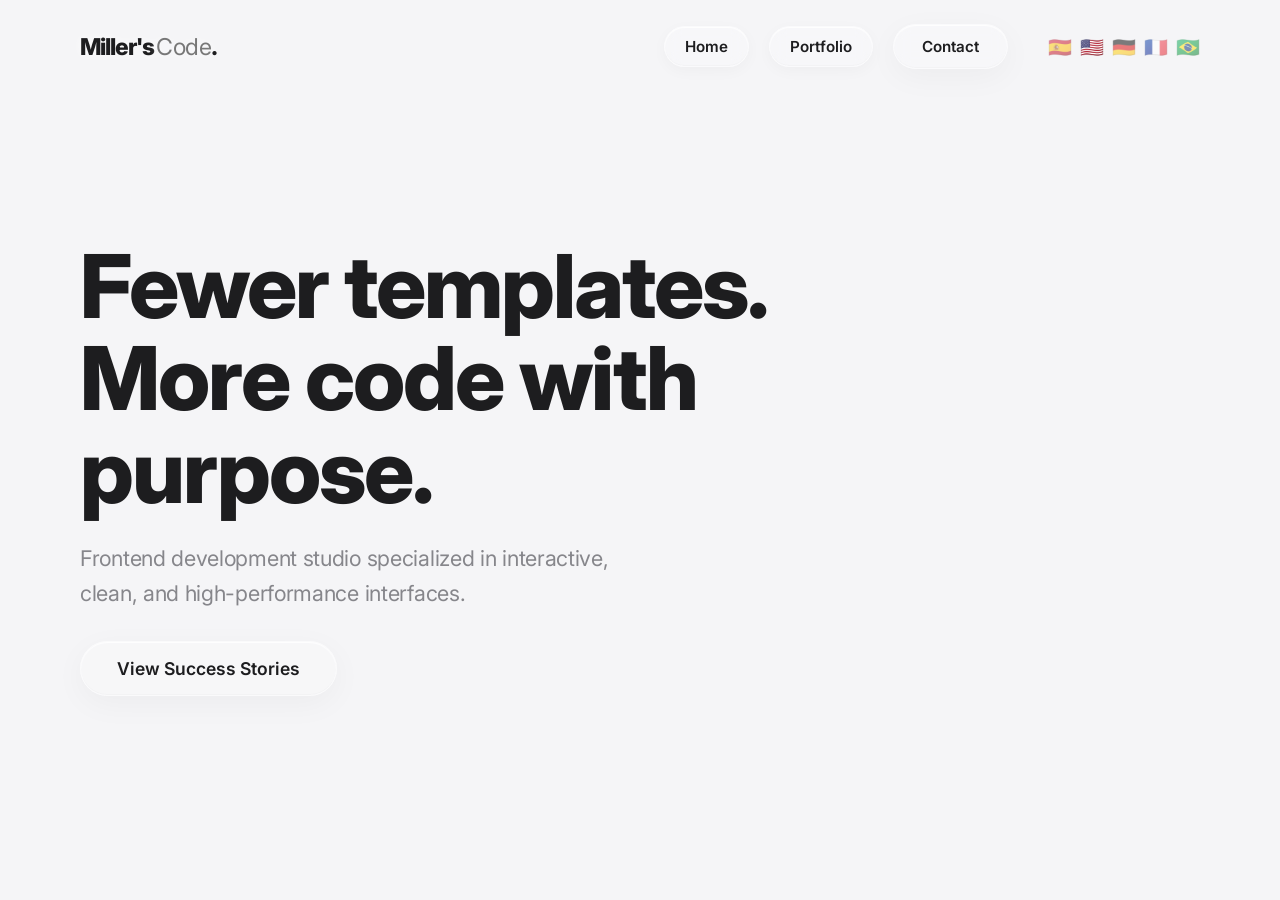
<file: index.html>
<!DOCTYPE html>
<html lang="es">
<head>
  <meta charset="UTF-8">
  <meta name="viewport" content="width=device-width, initial-scale=1.0">
  <title>Miller's Code - Web Studio</title>
  <link rel="icon" href="assets/favicon.png" type="image/png">
  
  <meta name="description" content="Estudio de desarrollo frontend especializado en interfaces interactivas, limpias y de alto rendimiento. Programaci&oacute;n a medida sin plantillas.">
  <meta name="keywords" content="desarrollo web, frontend, miller's code, ecuador, paginas web, sistemas interactivos, seo, interfaces">
  <meta name="author" content="Miller's Code">
  
  <meta property="og:type" content="website">
  <meta property="og:url" content="https://millers-code-web.vercel.app/">
  <meta property="og:title" content="Miller's Code - Web Studio">
  <meta property="og:description" content="No alquilamos plantillas. Construimos herramientas. Estudio de desarrollo frontend especializado en interfaces de alto rendimiento.">
  <meta property="og:image" content="https://images.unsplash.com/photo-1618401471353-b98afee0b2eb?ixlib=rb-4.0.3&auto=format&fit=crop&w=1200&q=80">

  <meta name="twitter:card" content="summary_large_image">
  <meta name="twitter:url" content="https://millers-code-web.vercel.app/">
  <meta name="twitter:title" content="Miller's Code - Web Studio">
  <meta name="twitter:description" content="No alquilamos plantillas. Construimos herramientas. Estudio de desarrollo frontend especializado en interfaces de alto rendimiento.">
  <meta name="twitter:image" content="https://images.unsplash.com/photo-1618401471353-b98afee0b2eb?ixlib=rb-4.0.3&auto=format&fit=crop&w=1200&q=80">
  
  <link rel="preconnect" href="https://fonts.googleapis.com">
  <link rel="preconnect" href="https://fonts.gstatic.com" crossorigin>
  <link href="https://fonts.googleapis.com/css2?family=Inter:wght@400;600;800&display=swap" rel="stylesheet">
  
  <link rel="stylesheet" href="css/main.css">
  <link rel="stylesheet" href="css/portfolio.css">
  <script src="js/i18n.js"></script>
</head>
<body>

  <canvas id="interactive-canvas"></canvas>

  <header class="minimal-nav">
    <div class="nav-container">
      <a href="index.html" class="brand-logo">
        Miller's<span class="brand-accent">Code</span><span class="brand-dot">.</span>
      </a>
      <nav class="nav-links">
        <a href="index.html" class="liquid-link" data-i18n="nav_home">Inicio</a>
        <a href="portafolio.html" class="liquid-link" data-i18n="nav_portfolio">Portafolio</a>
        <a href="#contacto" class="liquid-button" data-i18n="nav_contact">Contactar</a>
        
        <div class="lang-selector">
          <button onclick="window.changeLanguage('es')" data-lang="es" title="Espa&ntilde;ol">&#x1F1EA;&#x1F1F8;</button>
          <button onclick="window.changeLanguage('en')" data-lang="en" title="English">&#x1F1FA;&#x1F1F8;</button>
          <button onclick="window.changeLanguage('de')" data-lang="de" title="Deutsch">&#x1F1E9;&#x1F1EA;</button>
          <button onclick="window.changeLanguage('fr')" data-lang="fr" title="Fran&ccedil;ais">&#x1F1EB;&#x1F1F7;</button>
          <button onclick="window.changeLanguage('pt')" data-lang="pt" title="Portugu&ecirc;s">&#x1F1E7;&#x1F1F7;</button>
        </div>
      </nav>
    </div>
  </header>

  <main class="page-scroll-container">
    
    <section class="hero-section">
      <div class="hero-container">
        <h1 class="hero-title" data-i18n="hero_title">
          Menos plantillas.<br>
          M&aacute;s c&oacute;digo con <br>prop&oacute;sito.
        </h1>
        <p class="hero-description" data-i18n="hero_desc">
          Estudio de desarrollo frontend especializado en interfaces interactivas, limpias y de alto rendimiento.
        </p>
        <div class="hero-actions">
          <a href="portafolio.html" class="liquid-button large" data-i18n="hero_cta">Ver Casos de &Eacute;xito</a>
        </div>
      </div>
    </section>

    <section id="sobre-nosotros" class="section-about">
      <div class="about-grid">
        <div class="about-col">
          <span class="card-tag tag-basic mb-15" data-i18n="about_tag">Sobre el Estudio</span>
          <h2 class="heading-l mb-25" data-i18n="about_title">No alquilamos plantillas.<br>Construimos herramientas.</h2>
          <p class="text-lead mb-20" data-i18n="about_p1">
            En Ecuador, la mayor&iacute;a de agencias te venden la misma plantilla de Shopify o WordPress, cobr&aacute;ndote mensualidades abusivas por un dise&ntilde;o que se ve igual al de tu competencia.
          </p>
          <p class="text-lead" data-i18n="about_p2">
            En <strong>Miller's Code</strong>, programamos desde cero. Creamos sistemas interactivos, ultrarr&aacute;pidos y dise&ntilde;ados exclusivamente para la identidad de tu marca. T&uacute; eres el due&ntilde;o de tu c&oacute;digo, sin alquileres eternos.
          </p>
        </div>
        <div class="about-col">
          <div class="about-card">
            <h3 class="mb-20 font-weight-800" data-i18n="about_phil_title">Nuestra Filosof&iacute;a T&eacute;cnica</h3>
            <ul class="card-list m-0">
              <li><span class="icon-check">&#10003;</span><span data-i18n="about_phil_1">Arquitectura 100% a medida.</span></li>
              <li><span class="icon-check">&#10003;</span><span data-i18n="about_phil_2">Optimizaci&oacute;n para 60 FPS.</span></li>
              <li><span class="icon-check">&#10003;</span><span data-i18n="about_phil_3">Sistemas y l&oacute;gicas de negocio (Backend).</span></li>
              <li><span class="icon-check">&#10003;</span><span data-i18n="about_phil_4">Dise&ntilde;o UX/UI nivel Silicon Valley.</span></li>
            </ul>
          </div>
        </div>
      </div>
    </section>

    <section id="servicios" class="section-services">
      <div class="services-header">
        <h2 class="heading-l mb-15" data-i18n="services_title">Planes de Desarrollo</h2>
        <p class="text-lead" data-i18n="services_subtitle">Inversiones claras. Soluciones rentables.</p>
      </div>

      <div class="comparison-grid">
        
        <div class="card-basic">
          <h3 class="card-title mb-5" data-i18n="plan1_title">Presencia Premium</h3>
          <p class="text-lead text-sm mb-30" data-i18n="plan1_desc">Landing Page de Alto Impacto</p>
          <ul class="card-list mb-30 text-left">
            <li><span class="icon-check">&#10003;</span><span data-i18n="plan1_f1">Dise&ntilde;o UX/UI responsivo (Mobile-First).</span></li>
            <li><span class="icon-check">&#10003;</span><span data-i18n="plan1_f2">Bot&oacute;n de WhatsApp flotante integrado.</span></li>
            <li><span class="icon-check">&#10003;</span><span data-i18n="plan1_f3">Animaciones fluidas base a 60 FPS.</span></li>
            <li><span class="icon-check">&#10003;</span><span data-i18n="plan1_f4">Optimizaci&oacute;n extrema de velocidad.</span></li>
            <li><span class="icon-check">&#10003;</span><span data-i18n="plan1_f5">Configuraci&oacute;n de Hosting y Dominio.</span></li>
          </ul>
          <a href="https://wa.me/593978961548" class="liquid-button btn-card-standard" data-i18n="plan_btn" data-wa="wa_plan1">Solicitar</a>
        </div>

        <div class="card-premium">
          <span class="card-tag tag-premium mb-10" data-i18n="plan2_tag">El Est&aacute;ndar Miller's</span>
          <h3 class="card-title mb-5" data-i18n="plan2_title">Sistema Interactivo</h3>
          <p class="text-lead text-sm mb-30" data-i18n="plan2_desc">App Web / Herramienta de Negocio</p>
          <ul class="card-list mb-30 text-left">
            <li><span class="icon-check text-black">&#10003;</span><span data-i18n="plan2_f1">L&oacute;gicas personalizadas (Colas en vivo, QR offline).</span></li>
            <li><span class="icon-check text-black">&#10003;</span><span data-i18n="plan2_f2">Integraci&oacute;n FinTech (Pasarelas de Pago).</span></li>
            <li><span class="icon-check text-black">&#10003;</span><span data-i18n="plan2_f3">Panel de control privado seguro (Backend).</span></li>
            <li><span class="icon-check text-black">&#10003;</span><span data-i18n="plan2_f4">Base de datos en tiempo real.</span></li>
            <li><span class="icon-check text-black">&#10003;</span><span data-i18n="plan2_f5">Efectos visuais premium (Liquid Glass).</span></li>
            <li><span class="icon-check text-black">&#10003;</span><span data-i18n="plan2_f6">Arquitectura propia sin mensualidades forzosas.</span></li>
          </ul>
          <a href="https://wa.me/593978961548" class="liquid-button btn-card-premium" data-i18n="plan_btn" data-wa="wa_plan2">Solicitar</a>
        </div>

        <div class="card-basic">
          <h3 class="card-title mb-5" data-i18n="plan3_title">Plataforma Corporativa</h3>
          <p class="text-lead text-sm mb-30" data-i18n="plan3_desc">M&uacute;ltiples P&aacute;ginas / E-Commerce</p>
          <ul class="card-list mb-30 text-left">
            <li><span class="icon-check">&#10003;</span><span data-i18n="plan3_f1">Arquitectura multi-p&aacute;gina con SEO Avanzado.</span></li>
            <li><span class="icon-check">&#10003;</span><span data-i18n="plan3_f2">Cat&aacute;logo din&aacute;mico de productos y servicios.</span></li>
            <li><span class="icon-check">&#10003;</span><span data-i18n="plan3_f3">Panel de administraci&oacute;n autogestionable (CMS).</span></li>
            <li><span class="icon-check">&#10003;</span><span data-i18n="plan3_f4">Sistemas de reservas o cotizaci&oacute;n automatizada.</span></li>
            <li><span class="icon-check">&#10003;</span><span data-i18n="plan3_f5">Cuentas de correo corporativas empresariales.</span></li>
            <li><span class="icon-check">&#10003;</span><span data-i18n="plan3_f6">Integraci&oacute;n de m&eacute;tricas (Google Analytics).</span></li>
          </ul>
          <a href="https://wa.me/593978961548" class="liquid-button btn-card-standard" data-i18n="plan_btn" data-wa="wa_plan3">Solicitar</a>
        </div>

      </div>

      <div class="services-header mt-60">
        <h3 class="mb-10 font-weight-800" data-i18n="custom_title">&iquest;Necesitas algo m&aacute;s complejo?</h3>
        <p class="text-lead mb-20" data-i18n="custom_desc">Sistemas ERP, SaaS, Integraciones con APIs o Arquitecturas Empresariales.</p>
        <a href="https://wa.me/593978961548" class="liquid-button btn-custom" data-i18n="custom_btn" data-wa="wa_custom">Solicitud Personalizada</a>
      </div>
    </section>

    <section id="contacto" class="section-contact">
      <div class="contact-container">
        <h2 class="contact-title" data-i18n="footer_title">&iquest;Listo para evolucionar?</h2>
        <p class="contact-desc" data-i18n="footer_desc">
          Escr&iacute;benos directamente a WhatsApp. Te responderemos en minutos para agendar una consultor&iacute;a t&eacute;cnica gratuita y analizar la viabilidad de tu proyecto.
        </p>
        <a href="https://wa.me/593978961548" target="_blank" class="liquid-button btn-whatsapp-light" data-i18n="footer_btn" data-wa="wa_footer">Chatear por WhatsApp</a>
      </div>
      
      <div class="contact-footer">
        <div class="font-weight-600 text-white">Miller's<span class="text-gray-500">Code.</span></div>
        <div data-i18n="footer_rights">&copy; 2026. Todos los derechos reservados.</div>
        <div data-i18n="footer_location">Ecuador &mdash; Base de Operaciones</div>
      </div>
    </section>

  </main>

  <script src="js/main.js"></script>
</body>
</html>
</file>
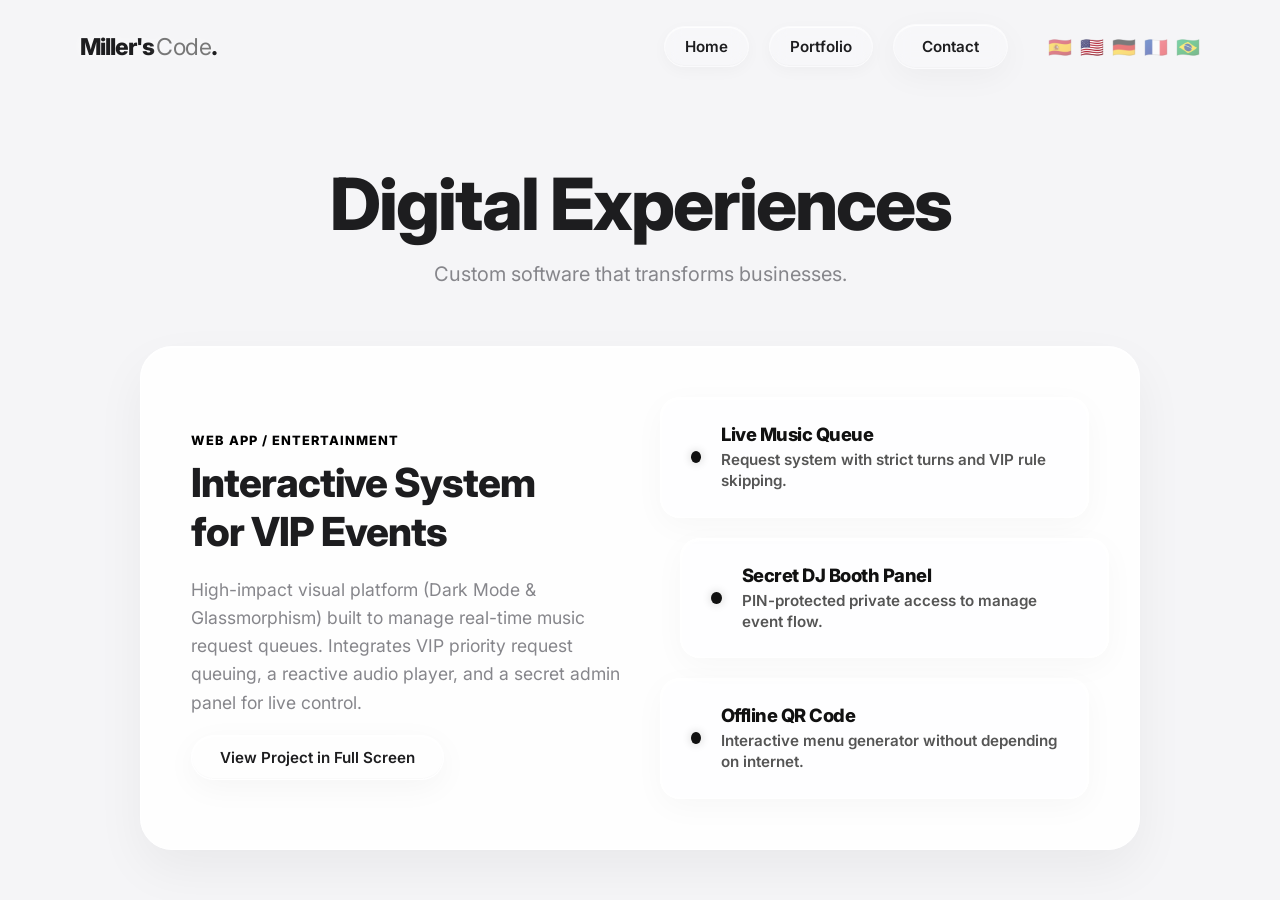
<file: portafolio.html>
﻿<!DOCTYPE html>
<html lang="es">
<head>
  <meta charset="UTF-8">
  <meta name="viewport" content="width=device-width, initial-scale=1.0">
  <title>Miller's Code - Portafolio</title>
  <link rel="icon" href="assets/favicon.png" type="image/png">
  
  <meta name="description" content="Estudio de desarrollo frontend especializado en interfaces interactivas, limpias y de alto rendimiento. Programaci&oacute;n a medida sin plantillas.">
  <meta name="keywords" content="desarrollo web, frontend, miller's code, ecuador, paginas web, sistemas interactivos, seo, interfaces">
  <meta name="author" content="Miller's Code">
  
  <meta property="og:type" content="website">
  <meta property="og:url" content="https://millers-code-web.vercel.app/">
  <meta property="og:title" content="Miller's Code - Web Studio">
  <meta property="og:description" content="No alquilamos plantillas. Construimos herramientas. Estudio de desarrollo frontend especializado en interfaces de alto rendimiento.">
  <meta property="og:image" content="https://images.unsplash.com/photo-1618401471353-b98afee0b2eb?ixlib=rb-4.0.3&auto=format&fit=crop&w=1200&q=80">

  <meta name="twitter:card" content="summary_large_image">
  <meta name="twitter:url" content="https://millers-code-web.vercel.app/">
  <meta name="twitter:title" content="Miller's Code - Web Studio">
  <meta name="twitter:description" content="No alquilamos plantillas. Construimos herramientas. Estudio de desarrollo frontend especializado en interfaces de alto rendimiento.">
  <meta name="twitter:image" content="https://images.unsplash.com/photo-1618401471353-b98afee0b2eb?ixlib=rb-4.0.3&auto=format&fit=crop&w=1200&q=80">
  
  <link rel="preconnect" href="https://fonts.googleapis.com">
  <link rel="preconnect" href="https://fonts.gstatic.com" crossorigin>
  <link href="https://fonts.googleapis.com/css2?family=Inter:wght@400;600;800&display=swap" rel="stylesheet">
  
  <link rel="stylesheet" href="css/main.css">
  <link rel="stylesheet" href="css/portfolio.css">
  <script src="js/i18n.js"></script>
</head>
<body>

  <canvas id="interactive-canvas"></canvas>

  <header class="minimal-nav">
    <div class="nav-container">
      <a href="index.html" class="brand-logo" style="text-decoration: none;">
        Miller's<span class="brand-accent">Code</span><span class="brand-dot">.</span>
      </a>
      <nav class="nav-links">
        <a href="index.html" class="liquid-link" data-i18n="nav_home">Inicio</a>
        <a href="portafolio.html" class="liquid-link" data-i18n="nav_portfolio">Portafolio</a>
        <a href="index.html#contacto" class="liquid-button" data-i18n="nav_contact">Contactar</a>

        <div class="lang-selector">
          <button onclick="window.changeLanguage('es')" data-lang="es" title="Espa&ntilde;ol">&#x1F1EA;&#x1F1F8;</button>
          <button onclick="window.changeLanguage('en')" data-lang="en" title="English">&#x1F1FA;&#x1F1F8;</button>
          <button onclick="window.changeLanguage('de')" data-lang="de" title="Deutsch">&#x1F1E9;&#x1F1EA;</button>
          <button onclick="window.changeLanguage('fr')" data-lang="fr" title="Fran&ccedil;ais">&#x1F1EB;&#x1F1F7;</button>
          <button onclick="window.changeLanguage('pt')" data-lang="pt" title="Portugu&ecirc;s">&#x1F1E7;&#x1F1F7;</button>
        </div>
      </nav>
    </div>
  </header>

  <main class="page-scroll-container">
    <section class="showcase-section" style="padding: 160px 40px 60px; max-width: 1200px; margin: 0 auto; position: relative; z-index: 10;">
      <div style="text-align: center; margin-bottom: 60px;">
        <h1 style="font-size: clamp(3rem, 7vw, 4.5rem); font-weight: 800; letter-spacing: -2px; margin-bottom: 15px;" data-i18n="port_title">Experiencias Digitales</h1>
        <p style="color: var(--text-gray); font-size: 1.25rem;" data-i18n="port_desc">Software a medida que transforma negocios.</p>
      </div>

      <div class="project-card" style="background: rgba(255, 255, 255, 0.85); border: 1px solid rgba(255, 255, 255, 1); border-radius: 32px; padding: 50px; box-shadow: 0 20px 50px rgba(0, 0, 0, 0.05), inset 0 1px 1px rgba(255, 255, 255, 0.9); display: flex; gap: 40px; align-items: center; flex-wrap: wrap;">
        
        <div style="flex: 1; min-width: 300px;">
          <span class="card-tag tag-premium" style="margin-bottom: 10px;" data-i18n="port_p1_tag">Aplicaci&oacute;n Web / Entretenimiento</span>
          <h2 style="font-size: 2.5rem; font-weight: 800; margin-bottom: 20px; letter-spacing: -1px;" data-i18n="port_p1_title">Sistema Interactivo <br>para Eventos VIP</h2>
          <p style="color: var(--text-gray); font-size: 1.1rem; line-height: 1.6; margin-bottom: 30px;" data-i18n="port_p1_desc">
            Plataforma de alto impacto visual (Dark Mode & Glassmorphism) construida para gestionar colas de peticiones musicales en tiempo real. Integra sistema de peticiones con prioridad VIP, reproductor de audio reactivo y un panel de administraci&oacute;n secreto para el control en vivo.
          </p>
          <a href="https://dj-boris-30w1igtde-tmks.vercel.app/" target="_blank" class="liquid-button" data-i18n="port_btn">Ver Proyecto en Pantalla Completa</a>
        </div>

        <div style="flex: 1; min-width: 300px; display: flex; flex-direction: column; justify-content: center; gap: 20px;">
          
          <div class="tech-badge" style="background: rgba(255,255,255,0.4); border: 1px solid rgba(255,255,255,0.7); border-radius: 20px; padding: 25px 30px; box-shadow: 0 8px 32px rgba(0,0,0,0.03), inset 0 1px 1px rgba(255,255,255,1); display: flex; align-items: center; gap: 20px; transition: transform 0.3s;">
            <div style="width: 12px; height: 12px; border-radius: 50%; background: #111; box-shadow: 0 0 10px rgba(0,0,0,0.2);"></div>
            <div>
              <h4 style="font-size: 1.15rem; font-weight: 800; color: #111; margin-bottom: 4px; letter-spacing: -0.5px;" data-i18n="port_p1_f1_title">Cola Musical en Vivo</h4>
              <p style="font-size: 0.95rem; color: #555; line-height: 1.4;" data-i18n="port_p1_f1_desc">Sistema de peticiones con turnos estrictos y saltos de regla VIP.</p>
            </div>
          </div>

          <div class="tech-badge" style="background: rgba(255,255,255,0.4); border: 1px solid rgba(255,255,255,0.7); border-radius: 20px; padding: 25px 30px; box-shadow: 0 8px 32px rgba(0,0,0,0.03), inset 0 1px 1px rgba(255,255,255,1); display: flex; align-items: center; gap: 20px;  transition: transform 0.3s; transform: translateX(20px);">
            <div style="width: 12px; height: 12px; border-radius: 50%; background: #111; box-shadow: 0 0 10px rgba(0,0,0,0.2);"></div>
            <div>
              <h4 style="font-size: 1.15rem; font-weight: 800; color: #111; margin-bottom: 4px; letter-spacing: -0.5px;" data-i18n="port_p1_f2_title">Panel Cabina Secreto</h4>
              <p style="font-size: 0.95rem; color: #555; line-height: 1.4;" data-i18n="port_p1_f2_desc">Acceso privado protegido por PIN para gestionar el flujo del evento.</p>
            </div>
          </div>

          <div class="tech-badge" style="background: rgba(255,255,255,0.4); border: 1px solid rgba(255,255,255,0.7); border-radius: 20px; padding: 25px 30px; box-shadow: 0 8px 32px rgba(0,0,0,0.03), inset 0 1px 1px rgba(255,255,255,1); display: flex; align-items: center; gap: 20px; transition: transform 0.3s;">
            <div style="width: 12px; height: 12px; border-radius: 50%; background: #111; box-shadow: 0 0 10px rgba(0,0,0,0.2);"></div>
            <div>
              <h4 style="font-size: 1.15rem; font-weight: 800; color: #111; margin-bottom: 4px; letter-spacing: -0.5px;" data-i18n="port_p1_f3_title">C&oacute;digo QR Offline</h4>
              <p style="font-size: 0.95rem; color: #555; line-height: 1.4;" data-i18n="port_p1_f3_desc">Generador de men&uacute;s interactivos sin depender de internet.</p>
            </div>
          </div>

        </div>
      </div>
    </section>

    <section class="portfolio-section" style="padding: 100px 40px 100px; max-width: 1200px; margin: 0 auto; position: relative; z-index: 10; pointer-events: none;">
      <div class="portfolio-container" style="pointer-events: auto;">
        
        <div class="portfolio-header">
          <h2 style="font-size: clamp(2.5rem, 5vw, 3.5rem); font-weight: 800; letter-spacing: -1.5px;" data-i18n="comp_title">Dise&ntilde;o Com&uacute;n vs. <br>Desarrollo Interactivo</h2>
          <p data-i18n="comp_desc">No somos una f&aacute;brica de plantillas. Descubre por qu&eacute; las marcas premium prefieren sistemas construidos a medida.</p>
        </div>

        <div class="comparison-grid">
          
          <div class="card-basic">
            <span class="card-tag tag-basic" data-i18n="comp_card1_tag">Web Tradicional</span>
            <h3 class="card-title" data-i18n="comp_card1_title">La p&aacute;gina &quot;folleto&quot;</h3>
            <ul class="card-list">
              <li><span class="icon-x">&times;</span><span data-i18n="comp_card1_f1"><strong>Plantillas repetidas:</strong> Tu negocio se ve exactamente igual que el de tu competencia.</span></li>
              <li><span class="icon-x">&times;</span><span data-i18n="comp_card1_f2"><strong>Cero interactividad:</strong> El usuario entra, lee texto est&aacute;tico y se va a los 10 segundos.</span></li>
              <li><span class="icon-x">&times;</span><span data-i18n="comp_card1_f3"><strong>Alquiler eterno:</strong> Pagas mensualidades abusivas a plataformas (Shopify/Wix) por plugins b&aacute;sicos.</span></li>
              <li><span class="icon-x">&times;</span><span data-i18n="comp_card1_f4"><strong>Solo presencia:</strong> Funciona como una tarjeta de presentaci&oacute;n que no genera interacci&oacute;n real.</span></li>
            </ul>
          </div>

          <div class="card-premium">
            <span class="card-tag tag-premium" data-i18n="comp_card2_tag">El Est&aacute;ndar Miller's</span>
            <h3 class="card-title" data-i18n="comp_card2_title">Herramientas de Negocio</h3>
            <ul class="card-list">
              <li><span class="icon-check">&#10003;</span><span data-i18n="comp_card2_f1"><strong>C&oacute;digo a medida:</strong> Interfaces &uacute;nicas dise&ntilde;adas para tu identidad visual.</span></li>
              <li><span class="icon-check">&#10003;</span><span data-i18n="comp_card2_f2"><strong>Retenci&oacute;n interactiva:</strong> Animaciones fluidas a 60 FPS y micro-interacciones que enamoran.</span></li>
              <li><span class="icon-check">&#10003;</span><span data-i18n="comp_card2_f3"><strong>Propiedad 100%:</strong> T&uacute; eres el due&ntilde;o de tu c&oacute;digo. Sin pagos mensuales forzosos.*</span></li>
              <li><span class="icon-check">&#10003;</span><span data-i18n="comp_card2_f4"><strong>Sistemas integrados:</strong> Pasarelas de pago, colas en vivo, paneles de control privados.</span></li>
            </ul>
          </div>

        </div>
      </div>
    </section>

    <section id="contacto" class="section-contact">
      <div class="contact-container">
        <h2 class="contact-title" data-i18n="footer_title">&iquest;Listo para evolucionar?</h2>
        <p class="contact-desc" data-i18n="footer_desc">
          Escr&iacute;benos directamente a WhatsApp. Te responderemos en minutos para agendar una consultor&iacute;a t&eacute;cnica gratuita y analizar la viabilidad de tu proyecto.
        </p>
        <a href="https://wa.me/593978961548" target="_blank" class="liquid-button btn-whatsapp-light" data-i18n="footer_btn" data-wa="wa_footer">Chatear por WhatsApp</a>
      </div>
      
      <div class="contact-footer">
        <div class="font-weight-600 text-white">Miller's<span class="text-gray-500">Code.</span></div>
        <div data-i18n="footer_rights">&copy; 2026. Todos los derechos reservados.</div>
        <div data-i18n="footer_location">Ecuador &mdash; Base de Operaciones</div>
      </div>
    </section>
  </main>

  <script src="js/main.js"></script>
</body>
</html>
</file>
<file: css/main.css>
﻿/* Eliminar el resaltado azul en botones y enlaces (Móvil y PC) */
a, button, input, select, textarea {
  -webkit-tap-highlight-color: transparent;
  outline: none;
}
a:focus, button:focus {
  outline: none;
}
/* =========================================
   MILLER'S CODE - APPLE VISION LIQUID GLASS
   ========================================= */

:root {
  /* Apple's signature off-white background */
  --bg-white: #f5f5f7; 
  --text-black: #1d1d1f;
  --text-gray: #86868b;
}

* {
  box-sizing: border-box;
  margin: 0;
  padding: 0;
  font-family: 'Inter', -apple-system, BlinkMacSystemFont, sans-serif;
  cursor: default;
}

body {
  background-color: var(--bg-white);
  color: var(--text-black);
  height: 100vh;
  overflow: hidden; /* Apagamos el scroll nativo */
  position: relative;
}

/* --- SCROLL ENMASCARADO (EL TRUCO DE MAGIA) --- */
.page-scroll-container {
  position: absolute;
  top: 0;
  left: 0;
  width: 100%;
  height: 100vh;
  overflow-y: auto;
  overflow-x: hidden;
  z-index: 10;
  -webkit-mask-image: linear-gradient(to bottom, transparent 0px, transparent 100px, black 150px, black 100%);
  mask-image: linear-gradient(to bottom, transparent 0px, transparent 100px, black 150px, black 100%);
  will-change: transform, scroll-position;
  transform: translateZ(0); /* Aceleración GPU para matar el lag */
}

/* --- CANVAS INTERACTIVO --- */
#interactive-canvas {
  position: fixed;
  top: 0;
  left: 0;
  width: 100vw;
  height: 100vh;
  z-index: 0; /* Sigue estando detrás de todo */
  pointer-events: none; 
}

/* --- NAVEGACIÓN --- */
.minimal-nav {
  position: fixed;
  top: 0; 
  width: 100%;
  padding: 24px 0;
  z-index: 100;
  background: transparent;
}

.nav-container {
  max-width: 1200px;
  margin: 0 auto;
  padding: 0 40px;
  display: flex;
  justify-content: space-between;
  align-items: center;
  position: relative;
  z-index: 10;
}

.brand-logo {
  font-size: 1.45rem;
  font-weight: 800;
  letter-spacing: -1px;
  color: var(--text-black);
  text-decoration: none;
  display: flex;
  align-items: center;
  
  /* Un ligerísimo resplandor blanco de fondo para que siempre se lea perfecto */
  text-shadow: 0 0 10px rgba(255, 255, 255, 0.8);
  transition: transform 0.3s ease;
}

.brand-logo:hover {
  transform: translateY(-1px);
}

.brand-accent {
  font-weight: 400; /* Letra delgada para crear contraste premium */
  color: #777;      /* Color gris suave */
  margin-left: 2px;
  letter-spacing: -0.5px;
}

.brand-dot {
  color: var(--text-black);
  font-weight: 800;
}

.nav-links {
  display: flex;
  align-items: center;
  gap: 20px;
}

/* --- APPLE VISION OS LIQUID GLASS EFFECT --- */

/* Links de navegación convertidos en botones Liquid Glass */
.liquid-link {
  text-decoration: none;
  color: var(--text-black);
  font-size: 0.95rem;
  font-weight: 600;
  padding: 10px 20px;
  border-radius: 30px;
  
  /* Efecto Liquid Glass idéntico al de los botones */
  background: rgba(255, 255, 255, 0.2);
  backdrop-filter: blur(8px) saturate(180%);
  -webkit-backdrop-filter: blur(8px) saturate(180%);
  border: 1px solid rgba(255, 255, 255, 0.4);
  
  box-shadow: 
    0 4px 15px rgba(0, 0, 0, 0.03),
    inset 0 1px 1px rgba(255, 255, 255, 0.9),
    inset 0 -1px 1px rgba(0, 0, 0, 0.02);
    
  transition: all 0.3s cubic-bezier(0.25, 1, 0.5, 1);
  position: relative;
  cursor: pointer;
}

.liquid-link:hover {
  transform: scale(1.02);
  background: rgba(255, 255, 255, 0.4);
  box-shadow: 
    0 8px 25px rgba(0, 0, 0, 0.05),
    inset 0 1px 1px rgba(255, 255, 255, 1),
    inset 0 -1px 1px rgba(0, 0, 0, 0.02);
}

.liquid-link:active {
  transform: scale(0.98);
  background: rgba(255, 255, 255, 0.15);
}

/* Botones Apple Liquid Glass */
.liquid-button {
  text-decoration: none;
  color: var(--text-black);
  font-size: 0.95rem;
  font-weight: 600;
  padding: 12px 28px;
  border-radius: 40px;
  
  /* Reducimos la opacidad para que pase más luz/contraste */
  background: rgba(255, 255, 255, 0.2);
  
  /* Reducimos el desenfoque de 24px a 8px. 
     Un blur de 24px difumina tanto un punto de 2px que lo vuelve invisible. 
     Con 8px, el punto negro sobrevive como una mancha de cristal */
  backdrop-filter: blur(8px) saturate(180%);
  -webkit-backdrop-filter: blur(8px) saturate(180%);
  
  border: 1px solid rgba(255, 255, 255, 0.4);
  
  box-shadow: 
    0 8px 32px rgba(0, 0, 0, 0.04),
    inset 0 1px 1px rgba(255, 255, 255, 0.9),
    inset 0 -1px 1px rgba(0, 0, 0, 0.02);
    
  transition: all 0.3s cubic-bezier(0.25, 1, 0.5, 1);
  position: relative;
  cursor: pointer;
}

.liquid-button.large {
  font-size: 1.1rem;
  padding: 16px 36px;
}

.liquid-button:hover {
  transform: scale(1.02);
  background: rgba(255, 255, 255, 0.6);
  box-shadow: 
    0 12px 40px rgba(0, 0, 0, 0.06),
    inset 0 1px 1px rgba(255, 255, 255, 1),
    inset 0 -1px 1px rgba(0, 0, 0, 0.02);
}

.liquid-button:active {
  transform: scale(0.98);
  background: rgba(255, 255, 255, 0.3);
  box-shadow: 
    0 4px 12px rgba(0, 0, 0, 0.03),
    inset 0 2px 4px rgba(0, 0, 0, 0.05);
}

/* --- HERO SECTION MINIMALISTA --- */
.hero-section {
  padding: 240px 40px 100px;
  min-height: 100vh;
  display: flex;
  align-items: flex-start;
  justify-content: flex-start;
  max-width: 1200px;
  margin: 0 auto;
  position: relative;
  z-index: 10;
  pointer-events: none; 
}

.hero-container {
  max-width: 800px;
  pointer-events: auto; 
}

.hero-title {
  font-size: clamp(3rem, 8vw, 5.5rem); /* Escalado dinámico y fluido */
  line-height: 1.05;
  font-weight: 800;
  letter-spacing: -2px;
  color: var(--text-black);
  margin-bottom: 24px;
}

.hero-description {
  font-size: clamp(1.1rem, 3vw, 1.35rem);
  color: var(--text-gray);
  line-height: 1.6;
  margin-bottom: 48px;
  max-width: 550px;
  letter-spacing: -0.3px;
}

/* =========================================
   MEDIA QUERIES (OPTIMIZACIÓN MÓVIL)
   ========================================= */

@media (max-width: 768px) {
  .nav-container {
    padding: 0 20px;
    flex-direction: column;
    gap: 15px;
  }
  
  .minimal-nav {
    padding: 15px 0;
    /* En móvil, la barra completa puede tener el blur para que no se mezcle con el texto al hacer scroll */
    background: rgba(245, 245, 247, 0.8);
    backdrop-filter: blur(15px);
    -webkit-backdrop-filter: blur(15px);
    border-bottom: 1px solid rgba(0,0,0,0.05);
  }

  .nav-links {
    gap: 8px;
    flex-wrap: wrap;
    justify-content: center;
    width: 100%;
  }
  
  .nav-links a {
    flex: 1;
    text-align: center;
    padding: 10px 0 !important;
    font-size: 0.9rem !important;
    min-width: 100px;
  }

  .hero-section {
    padding: 180px 20px 80px;
    align-items: center;
    text-align: center;
  }

  .hero-description {
    margin-left: auto;
    margin-right: auto;
  }
  
  .hero-actions {
    display: flex;
    justify-content: center;
  }
}

/* Soporte para modo oscuro del sistema (Opcional, respeta preferencia del usuario) */
@media (prefers-color-scheme: dark) {
  /* Si decides soportarlo luego, las variables se cambian aquí */
}


/* =========================================
   REFACTORED SECTION CLASSES
   ========================================= */

.section-about {
  padding: 100px 40px;
  max-width: 1200px;
  margin: 0 auto;
  position: relative;
  z-index: 10;
}
.about-grid {
  display: flex;
  flex-wrap: wrap;
  gap: 60px;
  align-items: center;
}
.about-col {
  flex: 1;
  min-width: 300px;
}
.about-card {
  background: rgba(255, 255, 255, 0.7);
  border: 1px solid rgba(255, 255, 255, 1);
  border-radius: 32px;
  padding: 40px;
  box-shadow: 0 20px 50px rgba(0, 0, 0, 0.03);
}

.section-services {
  padding: 100px 40px 150px;
  max-width: 1200px;
  margin: 0 auto;
  position: relative;
  z-index: 10;
  pointer-events: none;
}
.services-header {
  text-align: center;
  margin-bottom: 60px;
  pointer-events: auto;
}

.section-contact {
  padding: 250px 40px 80px;
  text-align: center;
  background: linear-gradient(to bottom, transparent 0%, #050505 250px, #050505 100%);
  color: #fff;
  pointer-events: auto;
  position: relative;
  z-index: 10;
}
.contact-container {
  max-width: 800px;
  margin: 0 auto;
}
.contact-title {
  font-size: clamp(2.5rem, 5vw, 4rem);
  font-weight: 800;
  letter-spacing: -2px;
  margin-bottom: 20px;
}
.contact-desc {
  color: rgba(255,255,255,0.6);
  font-size: 1.15rem;
  line-height: 1.6;
  margin-bottom: 40px;
}
.contact-footer {
  margin-top: 100px;
  border-top: 1px solid rgba(255,255,255,0.1);
  padding-top: 40px;
  display: flex;
  justify-content: space-between;
  flex-wrap: wrap;
  gap: 20px;
  font-size: 0.9rem;
  color: rgba(255,255,255,0.4);
}

/* Specific Buttons */
.btn-whatsapp-light {
  background: #fff;
  color: #000;
  font-size: 1.1rem;
  padding: 15px 40px;
  display: inline-block;
}
.btn-card-standard {
  display: block;
  width: 100%;
  box-sizing: border-box;
  text-align: center;
  margin-top: auto;
}
.btn-card-premium {
  display: block;
  width: 100%;
  box-sizing: border-box;
  text-align: center;
  margin-top: auto;
  background: #fff;
  color: #000;
  border: none;
  box-shadow: 0 4px 15px rgba(0,0,0,0.1);
}
.btn-custom {
  background: #111;
  color: #fff;
}

/* Typography Utility */
.heading-l {
  font-size: clamp(2.5rem, 5vw, 3.5rem);
  font-weight: 800;
  letter-spacing: -1.5px;
}
.text-lead {
  color: var(--text-gray);
  font-size: 1.1rem;
  line-height: 1.7;
}

/* Language Selector Styles */
.lang-selector {
  display: flex;
  gap: 8px;
  margin-left: 20px;
  align-items: center;
}
.lang-selector button {
  background: none;
  border: none;
  font-size: 1.2rem;
  cursor: pointer;
  padding: 0;
  transition: opacity 0.3s ease, transform 0.2s ease;
  opacity: 0.5;
}
.lang-selector button:hover {
  transform: scale(1.2);
  opacity: 0.8 !important;
}
@media (max-width: 768px) {
  .lang-selector { margin-left: 0; margin-top: 10px; width: 100%; justify-content: center; }
}

/* =========================================
   UTILITIES
   ========================================= */
.mb-5 { margin-bottom: 5px; }
.mb-10 { margin-bottom: 10px; }
.mb-15 { margin-bottom: 15px; }
.mb-20 { margin-bottom: 20px; }
.mb-25 { margin-bottom: 25px; }
.mb-30 { margin-bottom: 30px; }
.mt-60 { margin-top: 60px; }
.m-0 { margin: 0; }
.text-left { text-align: left; }
.text-center { text-align: center; }
.text-sm { font-size: 0.9rem; }
.text-black { color: #000; }
.text-white { color: #fff; }
.text-gray-500 { color: rgba(255,255,255,0.5); }
.font-weight-600 { font-weight: 600; }
.font-weight-800 { font-weight: 800; font-size: 1.5rem; }
</file>
<file: css/portfolio.css>
﻿/* --- PORTFOLIO SECTION (COMPARISON) --- */
.portfolio-section {
  padding: 160px 40px 100px;
  max-width: 1200px;
  margin: 0 auto;
  position: relative;
  z-index: 10;
  pointer-events: none;
}

.portfolio-container {
  pointer-events: auto;
}

.portfolio-header {
  text-align: center;
  margin-bottom: 60px;
}

.portfolio-header h1 {
  font-size: clamp(2.5rem, 6vw, 4rem);
  font-weight: 800;
  letter-spacing: -1.5px;
  color: var(--text-black);
}

.portfolio-header p {
  color: var(--text-gray);
  font-size: 1.2rem;
  margin-top: 15px;
  max-width: 600px;
  margin-left: auto;
  margin-right: auto;
}

/* La cuadrícula de 2 columnas */
.comparison-grid {
  display: grid;
  grid-template-columns: repeat(auto-fit, minmax(300px, 1fr)); align-items: stretch;
  gap: 30px;
  margin-bottom: 80px;
}

/* Tarjeta Izquierda (Diseño Tradicional) */
.card-basic { display: flex; flex-direction: column;
  background: rgba(255, 255, 255, 0.85);
  border: 1px solid rgba(0, 0, 0, 0.05);
  border-radius: 32px;
  padding: 50px 40px;
  box-shadow: 0 4px 15px rgba(0,0,0,0.02);
  transition: transform 0.3s;
}

/* Tarjeta Derecha (La Experiencia Miller's) */
.card-premium { display: flex; flex-direction: column;
  /* Efecto Apple Liquid Glass en formato grande */
  background: rgba(255, 255, 255, 0.85);
  border: 1px solid rgba(255, 255, 255, 0.6);
  border-radius: 32px;
  padding: 50px 40px;
  box-shadow: 
    0 20px 50px rgba(0, 0, 0, 0.05),
    inset 0 1px 1px rgba(255, 255, 255, 0.9),
    inset 0 -1px 1px rgba(0, 0, 0, 0.02);
  transition: transform 0.3s;
  
  /* OPTIMIZACIÓN GPU: Evita que el blur colapse los FPS cuando el canvas se mueve atrás */
  will-change: transform;
  transform: translateZ(0);
}

.card-basic:hover, .card-premium:hover {
  transform: translateY(-5px);
}

.card-tag {
  font-size: 0.8rem;
  font-weight: 800;
  text-transform: uppercase;
  letter-spacing: 1px;
  margin-bottom: 15px;
  display: inline-block;
}

.tag-basic { color: #999; }
.tag-premium { color: #000; }

.card-title {
  font-size: 2rem;
  font-weight: 800;
  margin-bottom: 30px;
  letter-spacing: -0.5px;
}

.card-list {
  list-style: none;
}

.card-list li {
  margin-bottom: 20px;
  display: flex;
  align-items: flex-start;
  gap: 15px;
  font-size: 1.05rem;
  line-height: 1.5;
}

.card-basic .card-list li {
  color: var(--text-gray);
}

.card-premium .card-list li {
  color: var(--text-black);
  font-weight: 600;
}

/* Iconos de la lista */
.icon-x { color: #ff4d4d; font-weight: bold; }
.icon-check { color: #000000; font-weight: bold; }

@media (max-width: 768px) {
  .project-card {
    padding: 30px 20px !important;
    gap: 20px !important;
  }
  .project-card > div {
    min-width: 100% !important;
  }
  .comparison-grid {
    grid-template-columns: 1fr;
  }
  .card-basic, .card-premium { 
    padding: 30px 20px;
  }
}
  .card-basic, .card-premium { display: flex; flex-direction: column;
    padding: 30px 20px;
  }
}

.project-card { will-change: transform; transform: translateZ(0); }



@media (max-width: 768px) {
  .tech-badge {
    padding: 20px 15px !important;
    gap: 15px !important;
  }
}
/* =========================================
   PORTFOLIO PROJECTS STYLES
   ========================================= */

.portfolio-grid {
  padding: 0 40px 100px;
  max-width: 1200px;
  margin: 0 auto;
  position: relative;
  z-index: 10;
  pointer-events: auto;
}

.project-card {
  background: rgba(255, 255, 255, 0.7);
  border: 1px solid rgba(255, 255, 255, 1);
  border-radius: 32px;
  padding: 50px;
  box-shadow: 0 20px 50px rgba(0, 0, 0, 0.03);
  margin-bottom: 60px;
  max-width: 1000px;
  margin-left: auto;
  margin-right: auto;
  pointer-events: auto;
}

.project-title {
  font-size: clamp(2rem, 4vw, 3rem);
  font-weight: 800;
  letter-spacing: -1px;
  margin-bottom: 15px;
}

.project-description {
  color: var(--text-gray);
  font-size: 1.1rem;
  line-height: 1.6;
  margin-bottom: 30px;
  max-width: 700px;
}

.tech-badge {
  background: rgba(0,0,0,0.05);
  padding: 8px 16px;
  border-radius: 20px;
  font-size: 0.85rem;
  font-weight: 600;
}

/* Mockups */
.mockup-container {
  display: flex;
  align-items: center;
  gap: 20px;
  margin-top: 40px;
  flex-wrap: wrap;
}

.mockup-pc {
  flex: 2;
  min-width: 300px;
  border-radius: 12px;
  border: 8px solid #222;
  border-bottom-width: 15px;
  background: #000;
  overflow: hidden;
  box-shadow: 0 10px 30px rgba(0,0,0,0.1);
}

.mockup-mobile {
  flex: 1;
  min-width: 150px;
  max-width: 250px;
  border-radius: 24px;
  border: 6px solid #222;
  border-width: 12px 6px 24px 6px;
  background: #000;
  overflow: hidden;
  box-shadow: 0 10px 30px rgba(0,0,0,0.1);
}

.mockup-screen {
  width: 100%;
  padding-top: 56.25%; /* 16:9 Aspect Ratio */
  position: relative;
}

.mockup-mobile .mockup-screen {
  padding-top: 177%; /* 16:9 Vertical */
}

.mockup-screen img {
  position: absolute;
  top: 0;
  left: 0;
  width: 100%;
  height: 100%;
  object-fit: cover;
}

@media (max-width: 768px) {
  .mockup-container {
    flex-direction: column;
  }
  .mockup-pc, .mockup-mobile {
    width: 100%;
    max-width: 100%;
  }
}
</file>
